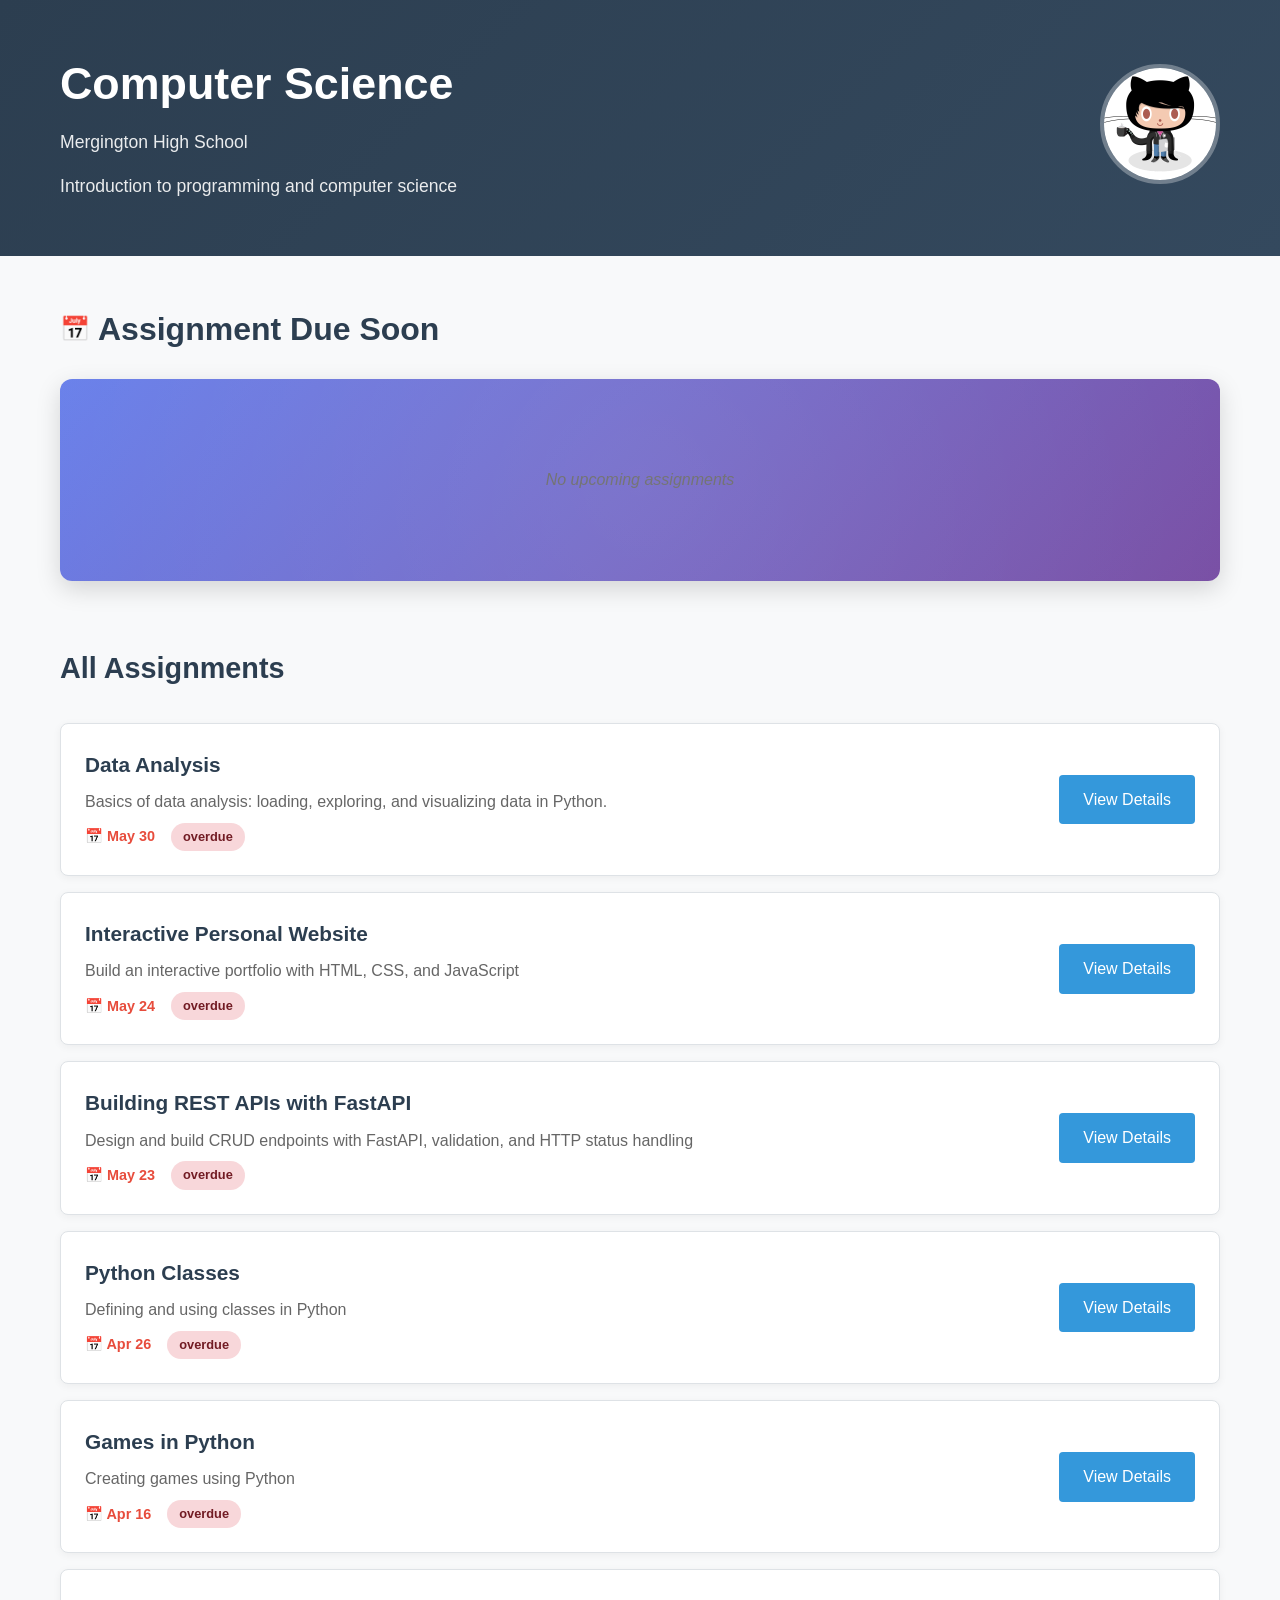
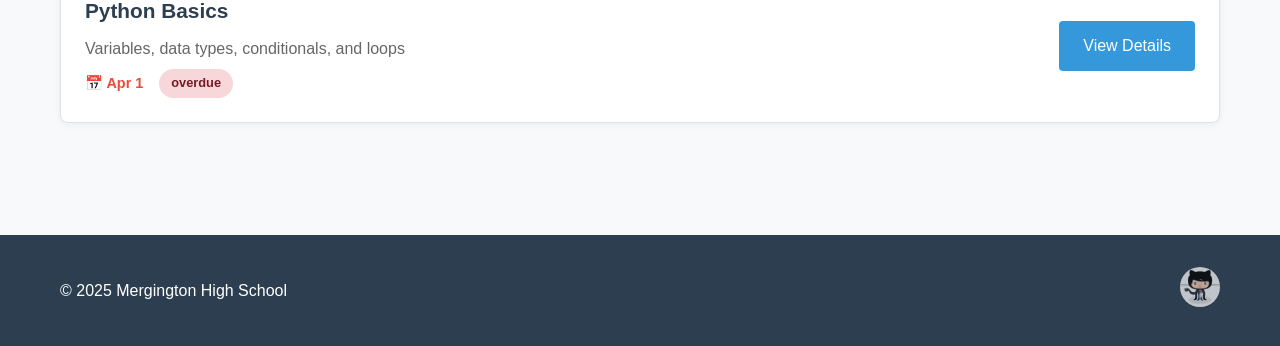
<file: index.html>
<!DOCTYPE html>
<html lang="en">
  <head>
    <meta charset="UTF-8" />
    <meta name="viewport" content="width=device-width, initial-scale=1.0" />
    <title>Mergington High School - Computer Science</title>
    <link rel="stylesheet" href="assets/css/styles.css" />
  </head>
  <body>
    <header class="header">
      <div class="container">
        <div class="header-content">
          <div class="header-text">
            <h1 id="course-title">Computer Science</h1>
            <p id="course-info">Loading course information...</p>
            <p id="course-description" class="course-desc">Access your assignments and course materials below.</p>
          </div>
          <div class="header-mascot">
            <img src="assets/images/codercat.jpg" alt="Codercat" class="octocat-mascot" />
          </div>
        </div>
      </div>
    </header>

    <main class="main">
      <div class="container">
        <!-- Next Due Assignment Section -->
        <section class="next-due-section">
          <h2><span class="highlight-text">📅</span> Assignment Due Soon</h2>
          <div id="next-due-assignment" class="next-due-card">
            <div class="loading">Loading next assignment...</div>
          </div>
        </section>

        <!-- All Assignments Section -->
        <section class="assignments">
          <h2>All Assignments</h2>
          <div id="assignments-list" class="assignments-list">
            <!-- Assignments will be loaded dynamically -->
            <div class="loading">Loading assignments...</div>
          </div>
        </section>
      </div>
    </main>

    <footer class="footer">
      <div class="container">
        <div class="footer-content">
          <p>&copy; 2025 Mergington High School</p>
          <div class="footer-octocat">
            <img src="assets/images/codercat.jpg" alt="Footer Codercat" class="footer-mascot" />
          </div>
        </div>
      </div>
    </footer>

    <script src="assets/js/script.js"></script>
  </body>
</html>
</file>
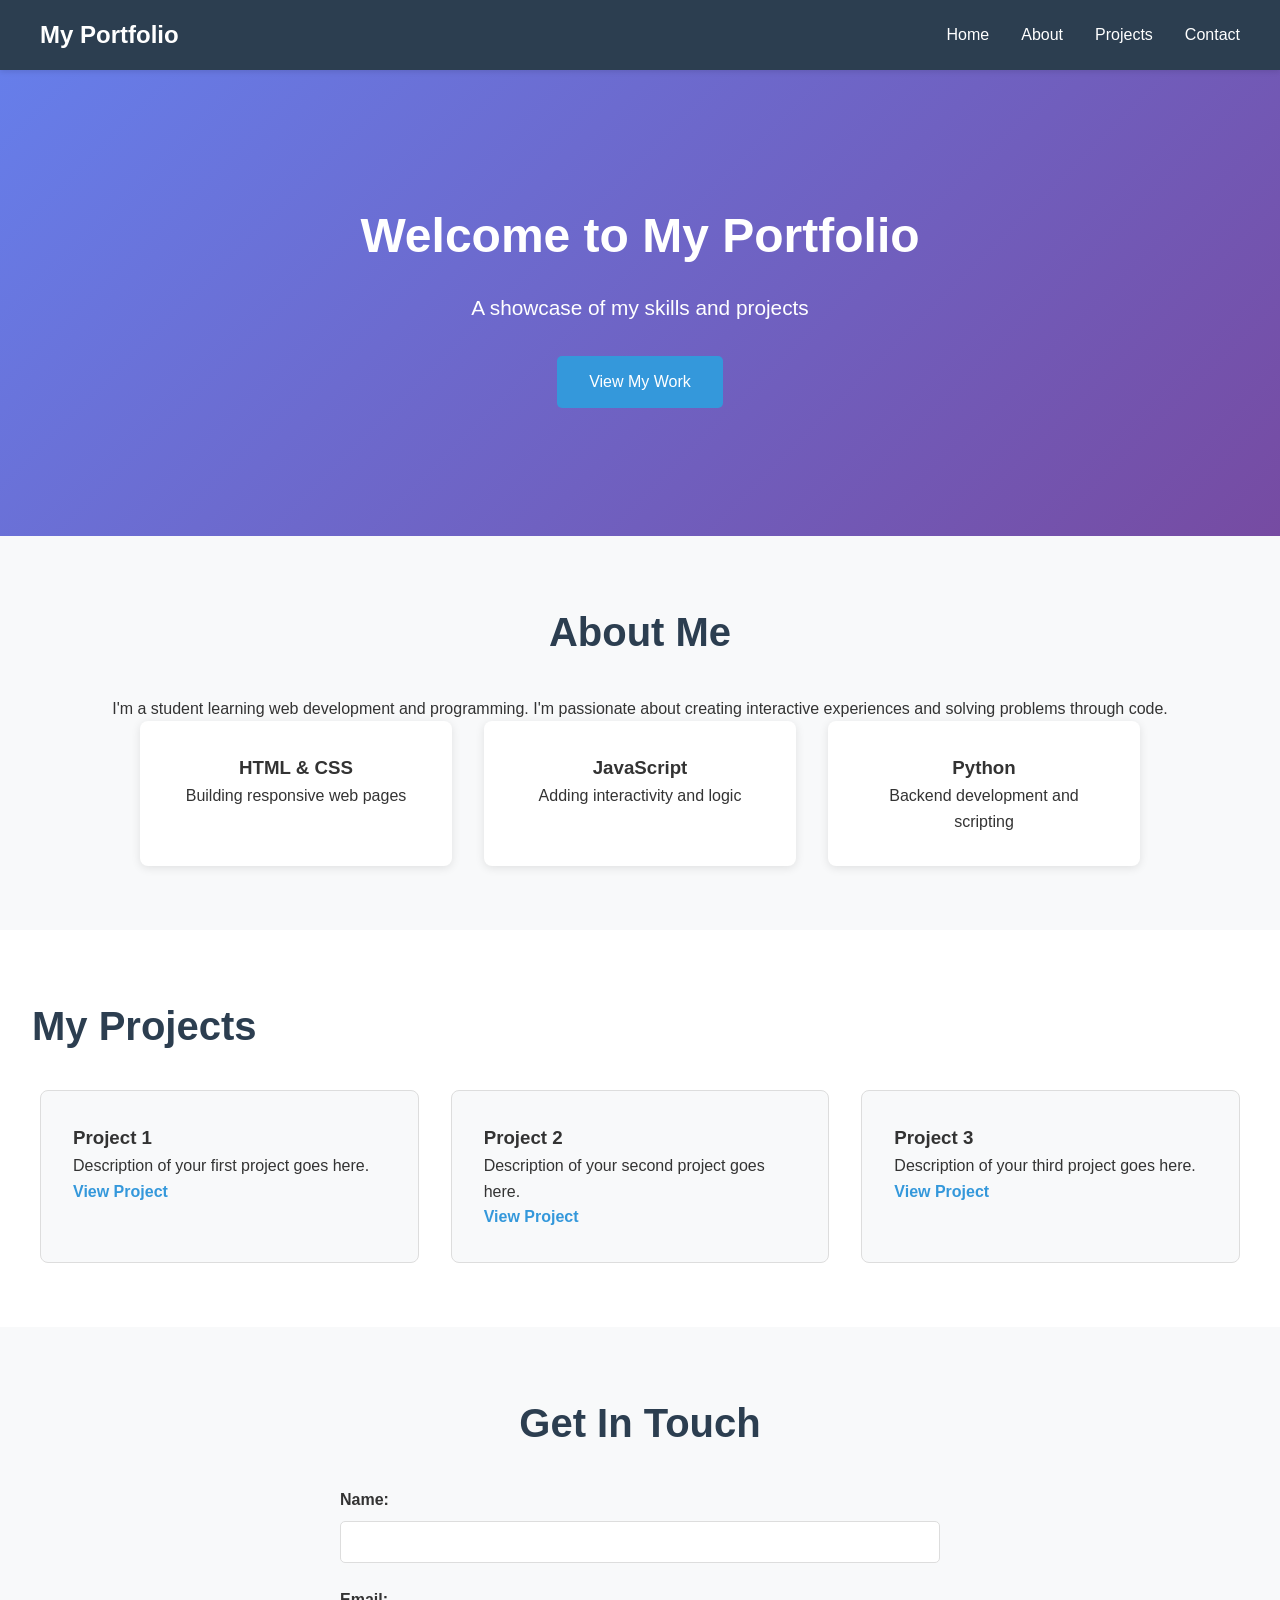
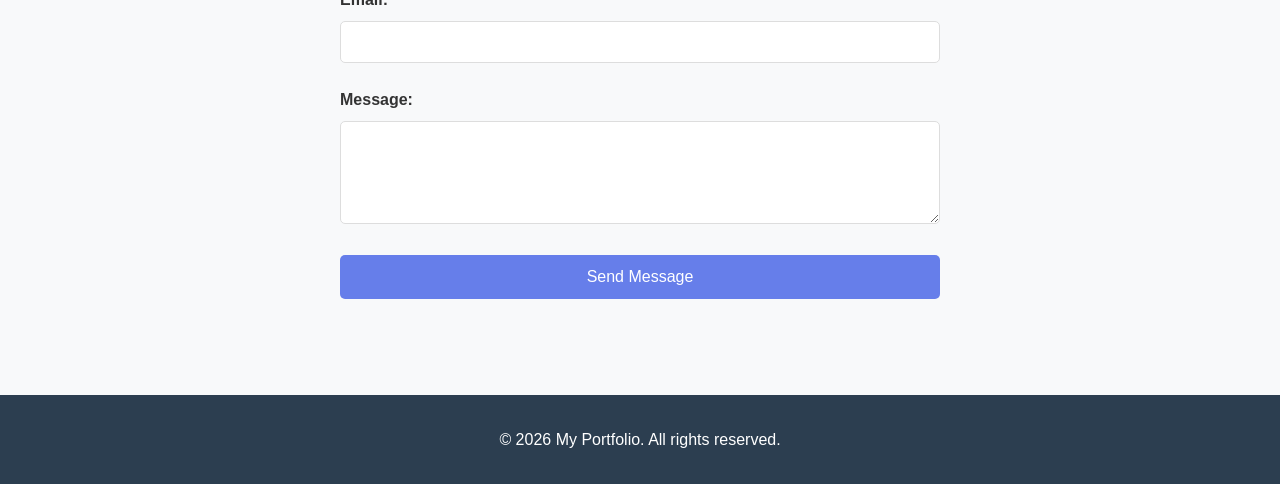
<file: assignments/personal-website/index.html>
<!DOCTYPE html>
<html lang="en">
<head>
    <meta charset="UTF-8">
    <meta name="viewport" content="width=device-width, initial-scale=1.0">
    <title>My Portfolio</title>
    <link rel="stylesheet" href="style.css">
</head>
<body>
    <!-- Navigation -->
    <header class="navbar">
        <nav>
            <div class="logo">My Portfolio</div>
            <ul class="nav-links">
                <li><a href="#home">Home</a></li>
                <li><a href="#about">About</a></li>
                <li><a href="#projects">Projects</a></li>
                <li><a href="#contact">Contact</a></li>
            </ul>
        </nav>
    </header>

    <!-- Hero Section -->
    <section id="home" class="hero">
        <h1>Welcome to My Portfolio</h1>
        <p>A showcase of my skills and projects</p>
        <a href="#projects" class="cta-button">View My Work</a>
    </section>

    <!-- About Section -->
    <section id="about" class="about">
        <h2>About Me</h2>
        <p>
            I'm a student learning web development and programming. 
            I'm passionate about creating interactive experiences and solving problems through code.
        </p>
        <div class="skills">
            <div class="skill-card">
                <h3>HTML & CSS</h3>
                <p>Building responsive web pages</p>
            </div>
            <div class="skill-card">
                <h3>JavaScript</h3>
                <p>Adding interactivity and logic</p>
            </div>
            <div class="skill-card">
                <h3>Python</h3>
                <p>Backend development and scripting</p>
            </div>
        </div>
    </section>

    <!-- Projects Section -->
    <section id="projects" class="projects">
        <h2>My Projects</h2>
        <div class="project-gallery">
            <article class="project-card">
                <h3>Project 1</h3>
                <p>Description of your first project goes here.</p>
                <a href="#" class="project-link">View Project</a>
            </article>
            <article class="project-card">
                <h3>Project 2</h3>
                <p>Description of your second project goes here.</p>
                <a href="#" class="project-link">View Project</a>
            </article>
            <article class="project-card">
                <h3>Project 3</h3>
                <p>Description of your third project goes here.</p>
                <a href="#" class="project-link">View Project</a>
            </article>
        </div>
    </section>

    <!-- Contact Section -->
    <section id="contact" class="contact">
        <h2>Get In Touch</h2>
        <form id="contact-form" class="contact-form">
            <div class="form-group">
                <label for="name">Name:</label>
                <input type="text" id="name" name="name" required>
            </div>
            <div class="form-group">
                <label for="email">Email:</label>
                <input type="email" id="email" name="email" required>
            </div>
            <div class="form-group">
                <label for="message">Message:</label>
                <textarea id="message" name="message" rows="5" required></textarea>
            </div>
            <button type="submit" class="submit-button">Send Message</button>
        </form>
        <div id="form-response"></div>
    </section>

    <!-- Footer -->
    <footer>
        <p>&copy; 2026 My Portfolio. All rights reserved.</p>
    </footer>

    <script src="script.js"></script>
</body>
</html>
</file>
<file: assets/css/styles.css>
/* Mergington High School - Computer Science Portal Styles */

:root {
  --primary-color: #2c3e50;
  --secondary-color: #3498db;
  --accent-color: #e74c3c;
  --background-color: #f8f9fa;
  --text-color: #2c3e50;
  --border-color: #dee2e6;
  --shadow: 0 2px 4px rgba(0, 0, 0, 0.1);
}

* {
  margin: 0;
  padding: 0;
  box-sizing: border-box;
}

body {
  font-family: "Segoe UI", Tahoma, Geneva, Verdana, sans-serif;
  line-height: 1.6;
  color: var(--text-color);
  background-color: var(--background-color);
}

.container {
  max-width: 1200px;
  margin: 0 auto;
  padding: 0 20px;
}

/* Header */
.header {
  background: linear-gradient(135deg, var(--primary-color), #34495e);
  color: white;
  padding: 3rem 0;
}

.header-content {
  display: flex;
  justify-content: space-between;
  align-items: center;
  gap: 2rem;
}

.header-text {
  flex: 1;
}

.header h1 {
  font-size: 2.8rem;
  margin-bottom: 0.5rem;
  font-weight: 700;
}

.header p {
  font-size: 1.1rem;
  opacity: 0.9;
  margin-bottom: 0.5rem;
}

.course-desc {
  font-size: 1rem;
  opacity: 0.8;
  margin-top: 1rem;
}

.header-mascot {
  flex-shrink: 0;
}

.octocat-mascot {
  width: 120px;
  height: 120px;
  border-radius: 50%;
  border: 4px solid rgba(255, 255, 255, 0.3);
  object-fit: cover;
  animation: float 3s ease-in-out infinite;
}

@keyframes float {
  0%, 100% { transform: translateY(0px); }
  50% { transform: translateY(-10px); }
}

/* Main Content */
.main {
  padding: 3rem 0;
}

/* Next Due Assignment Section */
.next-due-section {
  margin-bottom: 4rem;
}

.next-due-section h2 {
  color: var(--primary-color);
  margin-bottom: 1.5rem;
  font-size: 2rem;
  display: flex;
  align-items: center;
  gap: 0.5rem;
}

.highlight-text {
  font-size: 1.5rem;
}

.next-due-card {
  background: linear-gradient(135deg, #667eea 0%, #764ba2 100%);
  color: white;
  padding: 2.5rem;
  border-radius: 12px;
  box-shadow: 0 8px 25px rgba(0, 0, 0, 0.15);
  position: relative;
  overflow: hidden;
}

.next-due-card::before {
  content: '';
  position: absolute;
  top: -50%;
  right: -50%;
  width: 200%;
  height: 200%;
  background: radial-gradient(circle, rgba(255,255,255,0.1) 0%, transparent 70%);
  animation: shimmer 4s ease-in-out infinite;
}

@keyframes shimmer {
  0%, 100% { transform: rotate(0deg); }
  50% { transform: rotate(180deg); }
}

.next-due-card h3 {
  font-size: 2rem;
  margin-bottom: 1rem;
  position: relative;
  z-index: 2;
}

.next-due-card p {
  font-size: 1.1rem;
  margin-bottom: 1.5rem;
  opacity: 0.9;
  position: relative;
  z-index: 2;
}

.next-due-meta {
  display: flex;
  justify-content: space-between;
  align-items: center;
  margin-bottom: 1.5rem;
  position: relative;
  z-index: 2;
}

.next-due-date {
  background: rgba(255, 255, 255, 0.2);
  padding: 0.5rem 1rem;
  border-radius: 20px;
  font-weight: bold;
}

.next-due-urgency {
  padding: 0.5rem 1rem;
  border-radius: 20px;
  font-weight: bold;
  background: rgba(231, 76, 60, 0.9);
}

.next-due-urgency.medium {
  background: rgba(241, 196, 15, 0.9);
}

.next-due-urgency.low {
  background: rgba(39, 174, 96, 0.9);
}

.next-due-actions {
  position: relative;
  z-index: 2;
}

.btn-next-due {
  background: rgba(255, 255, 255, 0.2);
  color: white;
  border: 2px solid rgba(255, 255, 255, 0.3);
  padding: 1rem 2rem;
  font-size: 1.1rem;
  font-weight: 600;
  transition: all 0.3s ease;
}

.btn-next-due:hover {
  background: rgba(255, 255, 255, 0.1);
  border-color: rgba(255, 255, 255, 0.5);
  transform: translateY(-2px);
}

/* Assignments Grid */
.assignments h2 {
  color: var(--primary-color);
  margin-bottom: 2rem;
  font-size: 1.8rem;
}

.assignments-list {
  display: flex;
  flex-direction: column;
  gap: 1rem;
}

.assignment-row {
  background: white;
  border-radius: 8px;
  padding: 1.5rem;
  box-shadow: 0 2px 8px rgba(0, 0, 0, 0.05);
  border: 1px solid var(--border-color);
  transition: all 0.2s ease;
  display: flex;
  justify-content: space-between;
  align-items: center;
}

.assignment-row:hover {
  box-shadow: 0 4px 15px rgba(0, 0, 0, 0.1);
  transform: translateX(5px);
}

.assignment-info {
  flex: 1;
}

.assignment-info h3 {
  color: var(--primary-color);
  margin-bottom: 0.5rem;
  font-size: 1.3rem;
}

.assignment-info p {
  color: #666;
  margin-bottom: 0.5rem;
}

.assignment-quick-meta {
  display: flex;
  gap: 1rem;
  align-items: center;
  font-size: 0.9rem;
}

.assignment-actions-compact {
  display: flex;
  gap: 1rem;
  align-items: center;
}



.due-date {
  color: var(--accent-color);
  font-weight: bold;
}

.status {
  padding: 0.25rem 0.75rem;
  border-radius: 20px;
  font-size: 0.8rem;
  font-weight: bold;
}

.status.active {
  background-color: #d4edda;
  color: #155724;
}

.status.overdue {
  background-color: #f8d7da;
  color: #721c24;
}

/* Buttons */
.btn {
  display: inline-block;
  padding: 0.75rem 1.5rem;
  text-decoration: none;
  border-radius: 4px;
  transition: all 0.2s ease;
  font-weight: 500;
  text-align: center;
  border: none;
  cursor: pointer;
}

.btn-primary {
  background-color: var(--secondary-color);
  color: white;
}

.btn-primary:hover {
  background-color: #2980b9;
}

.btn-download {
  background-color: var(--accent-color);
  color: white;
  font-size: 0.9rem;
  margin-left: 0.5rem;
}

.btn-download:hover {
  background-color: #c0392b;
}

.assignment-actions {
  display: flex;
  gap: 0.5rem;
  flex-wrap: wrap;
}

/* Assignment Page */
.assignment-header {
  background-color: white;
  padding: 2rem 0;
  border-bottom: 1px solid var(--border-color);
}

.assignment-content {
  background-color: white;
  padding: 2rem;
  margin: 2rem 0;
  border-radius: 8px;
  box-shadow: var(--shadow);
}

.assignment-content h1,
.assignment-content h2,
.assignment-content h3 {
  color: var(--primary-color);
  margin-top: 2rem;
  margin-bottom: 1rem;
}

.assignment-content h1:first-child {
  margin-top: 0;
}

.assignment-content ul {
  padding-left: 2rem;
  margin-bottom: 1rem;
}

.assignment-content li {
  margin-bottom: 0.5rem;
}

.downloads-section {
  background-color: #f8f9fa;
  padding: 1.5rem;
  border-radius: 8px;
  margin: 2rem 0;
  border-left: 4px solid var(--secondary-color);
}

.downloads-section h3 {
  margin-bottom: 1rem;
  color: var(--primary-color);
}

/* Navigation */
.nav-back {
  display: inline-block;
  margin-bottom: 2rem;
  color: var(--secondary-color);
  text-decoration: none;
  font-weight: 500;
}

.nav-back:hover {
  text-decoration: underline;
}

/* Loading and Error States */
.loading {
  text-align: center;
  padding: 3rem;
  color: #666;
  font-style: italic;
}

.error {
  background-color: #f8d7da;
  color: #721c24;
  padding: 1rem;
  border-radius: 4px;
  margin: 1rem 0;
}

/* Footer */
.footer {
  background-color: var(--primary-color);
  color: white;
  padding: 2rem 0;
  margin-top: 4rem;
}

.footer-content {
  display: flex;
  justify-content: space-between;
  align-items: center;
}

.footer-mascot {
  width: 40px;
  height: 40px;
  border-radius: 50%;
  object-fit: cover;
  opacity: 0.7;
  transition: opacity 0.3s ease;
}

.footer-mascot:hover {
  opacity: 1;
}

/* Responsive Design */
@media (max-width: 768px) {
  .header h1 {
    font-size: 2rem;
  }
  
  .header-content {
    flex-direction: column;
    text-align: center;
  }
  
  .octocat-mascot {
    width: 80px;
    height: 80px;
  }
  
  .next-due-card {
    padding: 2rem;
  }
  
  .next-due-meta {
    flex-direction: column;
    align-items: flex-start;
    gap: 1rem;
  }

  .assignment-row {
    flex-direction: column;
    align-items: flex-start;
    gap: 1rem;
  }
  
  .assignment-actions-compact {
    width: 100%;
    justify-content: flex-start;
  }
  
  .footer-content {
    flex-direction: column;
    gap: 1rem;
    text-align: center;
  }

  .assignment-actions {
    flex-direction: column;
  }
}
</file>
<file: assignments/personal-website/style.css>
/* Global Styles */
* {
    margin: 0;
    padding: 0;
    box-sizing: border-box;
}

body {
    font-family: 'Arial', sans-serif;
    line-height: 1.6;
    color: #333;
}

/* Navigation Bar */
.navbar {
    background-color: #2c3e50;
    padding: 1rem 2rem;
    position: sticky;
    top: 0;
    box-shadow: 0 2px 5px rgba(0, 0, 0, 0.1);
}

.navbar nav {
    display: flex;
    justify-content: space-between;
    align-items: center;
    max-width: 1200px;
    margin: 0 auto;
}

.logo {
    color: white;
    font-size: 1.5rem;
    font-weight: bold;
}

.nav-links {
    display: flex;
    list-style: none;
    gap: 2rem;
}

.nav-links a {
    color: white;
    text-decoration: none;
    transition: color 0.3s ease;
}

.nav-links a:hover {
    color: #3498db;
}

/* Hero Section */
.hero {
    background: linear-gradient(135deg, #667eea 0%, #764ba2 100%);
    color: white;
    text-align: center;
    padding: 8rem 2rem;
    min-height: 400px;
    display: flex;
    flex-direction: column;
    justify-content: center;
    align-items: center;
}

.hero h1 {
    font-size: 3rem;
    margin-bottom: 1rem;
}

.hero p {
    font-size: 1.3rem;
    margin-bottom: 2rem;
}

.cta-button {
    background-color: #3498db;
    color: white;
    padding: 0.8rem 2rem;
    text-decoration: none;
    border-radius: 5px;
    transition: background-color 0.3s ease;
    display: inline-block;
}

.cta-button:hover {
    background-color: #2980b9;
}

/* About Section */
.about {
    padding: 4rem 2rem;
    background-color: #f8f9fa;
    text-align: center;
}

.about h2,
.projects h2,
.contact h2 {
    font-size: 2.5rem;
    margin-bottom: 2rem;
    color: #2c3e50;
}

.skills {
    display: grid;
    grid-template-columns: repeat(auto-fit, minmax(200px, 1fr));
    gap: 2rem;
    max-width: 1000px;
    margin: 0 auto;
}

.skill-card {
    background: white;
    padding: 2rem;
    border-radius: 8px;
    box-shadow: 0 2px 10px rgba(0, 0, 0, 0.1);
    transition: transform 0.3s ease;
}

.skill-card:hover {
    transform: translateY(-5px);
}

/* Projects Section */
.projects {
    padding: 4rem 2rem;
    background-color: white;
}

.project-gallery {
    display: grid;
    grid-template-columns: repeat(auto-fit, minmax(280px, 1fr));
    gap: 2rem;
    max-width: 1200px;
    margin: 0 auto;
}

.project-card {
    background: #f8f9fa;
    border: 1px solid #ddd;
    padding: 2rem;
    border-radius: 8px;
    transition: all 0.3s ease;
}

.project-card:hover {
    box-shadow: 0 5px 20px rgba(0, 0, 0, 0.15);
    transform: translateY(-5px);
}

.project-link {
    color: #3498db;
    text-decoration: none;
    font-weight: bold;
    transition: color 0.3s ease;
}

.project-link:hover {
    color: #2980b9;
}

/* Contact Section */
.contact {
    padding: 4rem 2rem;
    background-color: #f8f9fa;
    text-align: center;
}

.contact-form {
    max-width: 600px;
    margin: 2rem auto;
    text-align: left;
}

.form-group {
    margin-bottom: 1.5rem;
}

.form-group label {
    display: block;
    margin-bottom: 0.5rem;
    font-weight: bold;
}

.form-group input,
.form-group textarea {
    width: 100%;
    padding: 0.8rem;
    border: 1px solid #ddd;
    border-radius: 5px;
    font-family: inherit;
}

.form-group input:focus,
.form-group textarea:focus {
    outline: none;
    border-color: #3498db;
    box-shadow: 0 0 5px rgba(52, 152, 219, 0.3);
}

.submit-button {
    background-color: #667eea;
    color: white;
    padding: 0.8rem 2rem;
    border: none;
    border-radius: 5px;
    cursor: pointer;
    font-size: 1rem;
    transition: background-color 0.3s ease;
    width: 100%;
}

.submit-button:hover {
    background-color: #5568d3;
}

/* Footer */
footer {
    background-color: #2c3e50;
    color: white;
    text-align: center;
    padding: 2rem;
}

/* Responsive Design */
@media (max-width: 768px) {
    .nav-links {
        gap: 1rem;
    }

    .hero h1 {
        font-size: 2rem;
    }

    .hero p {
        font-size: 1rem;
    }
}
</file>
